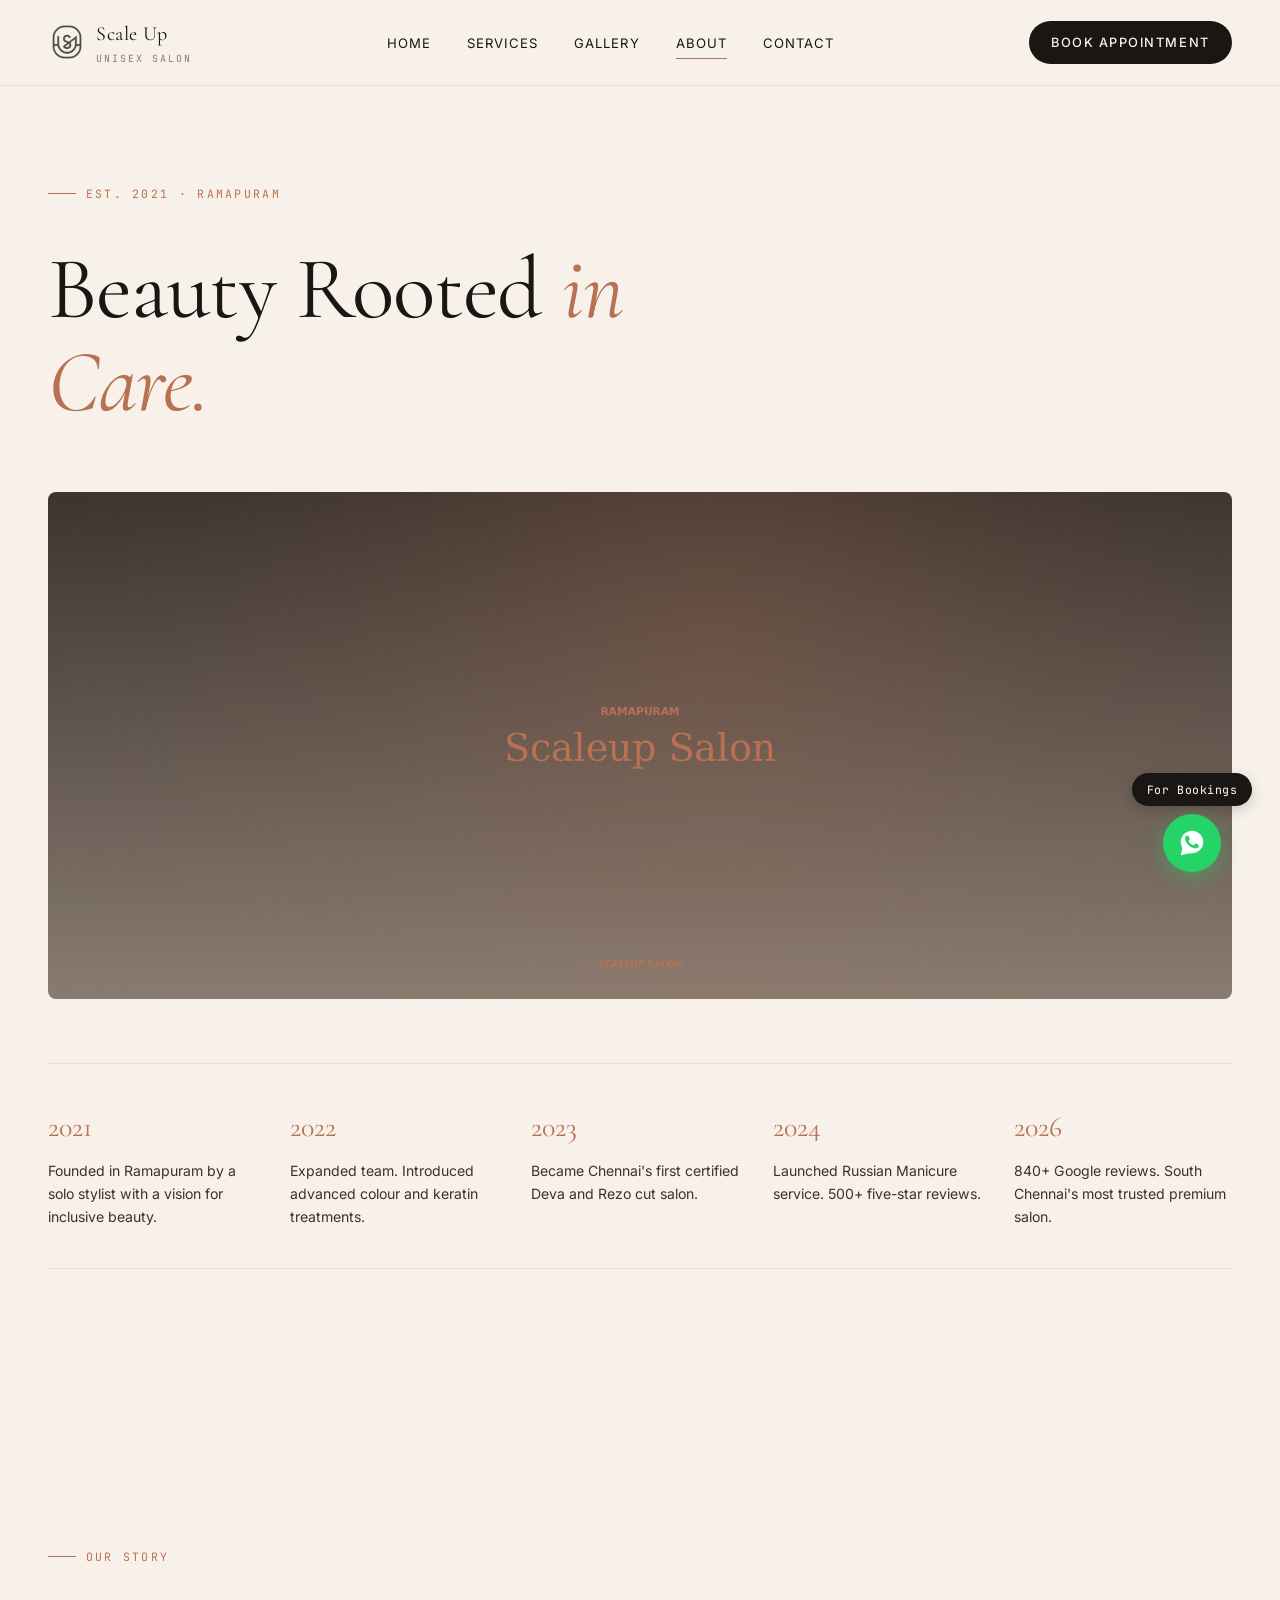
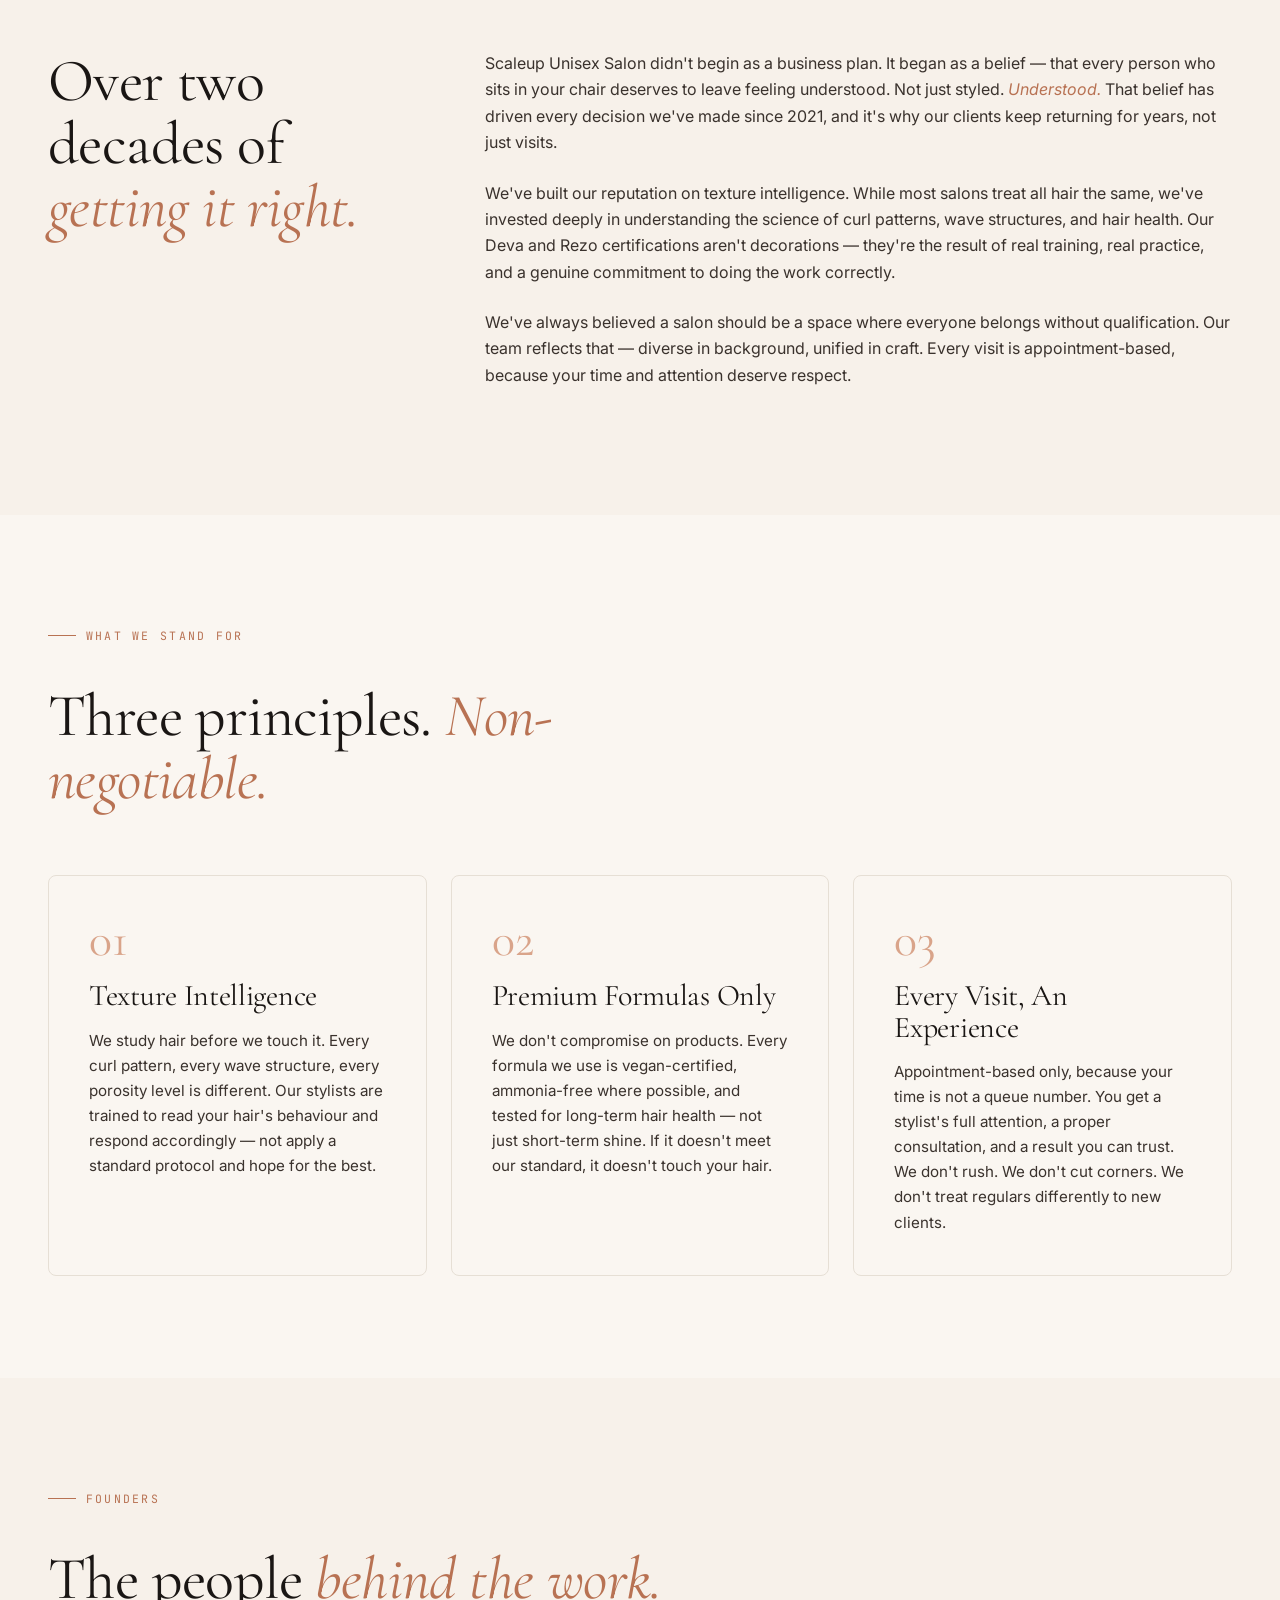
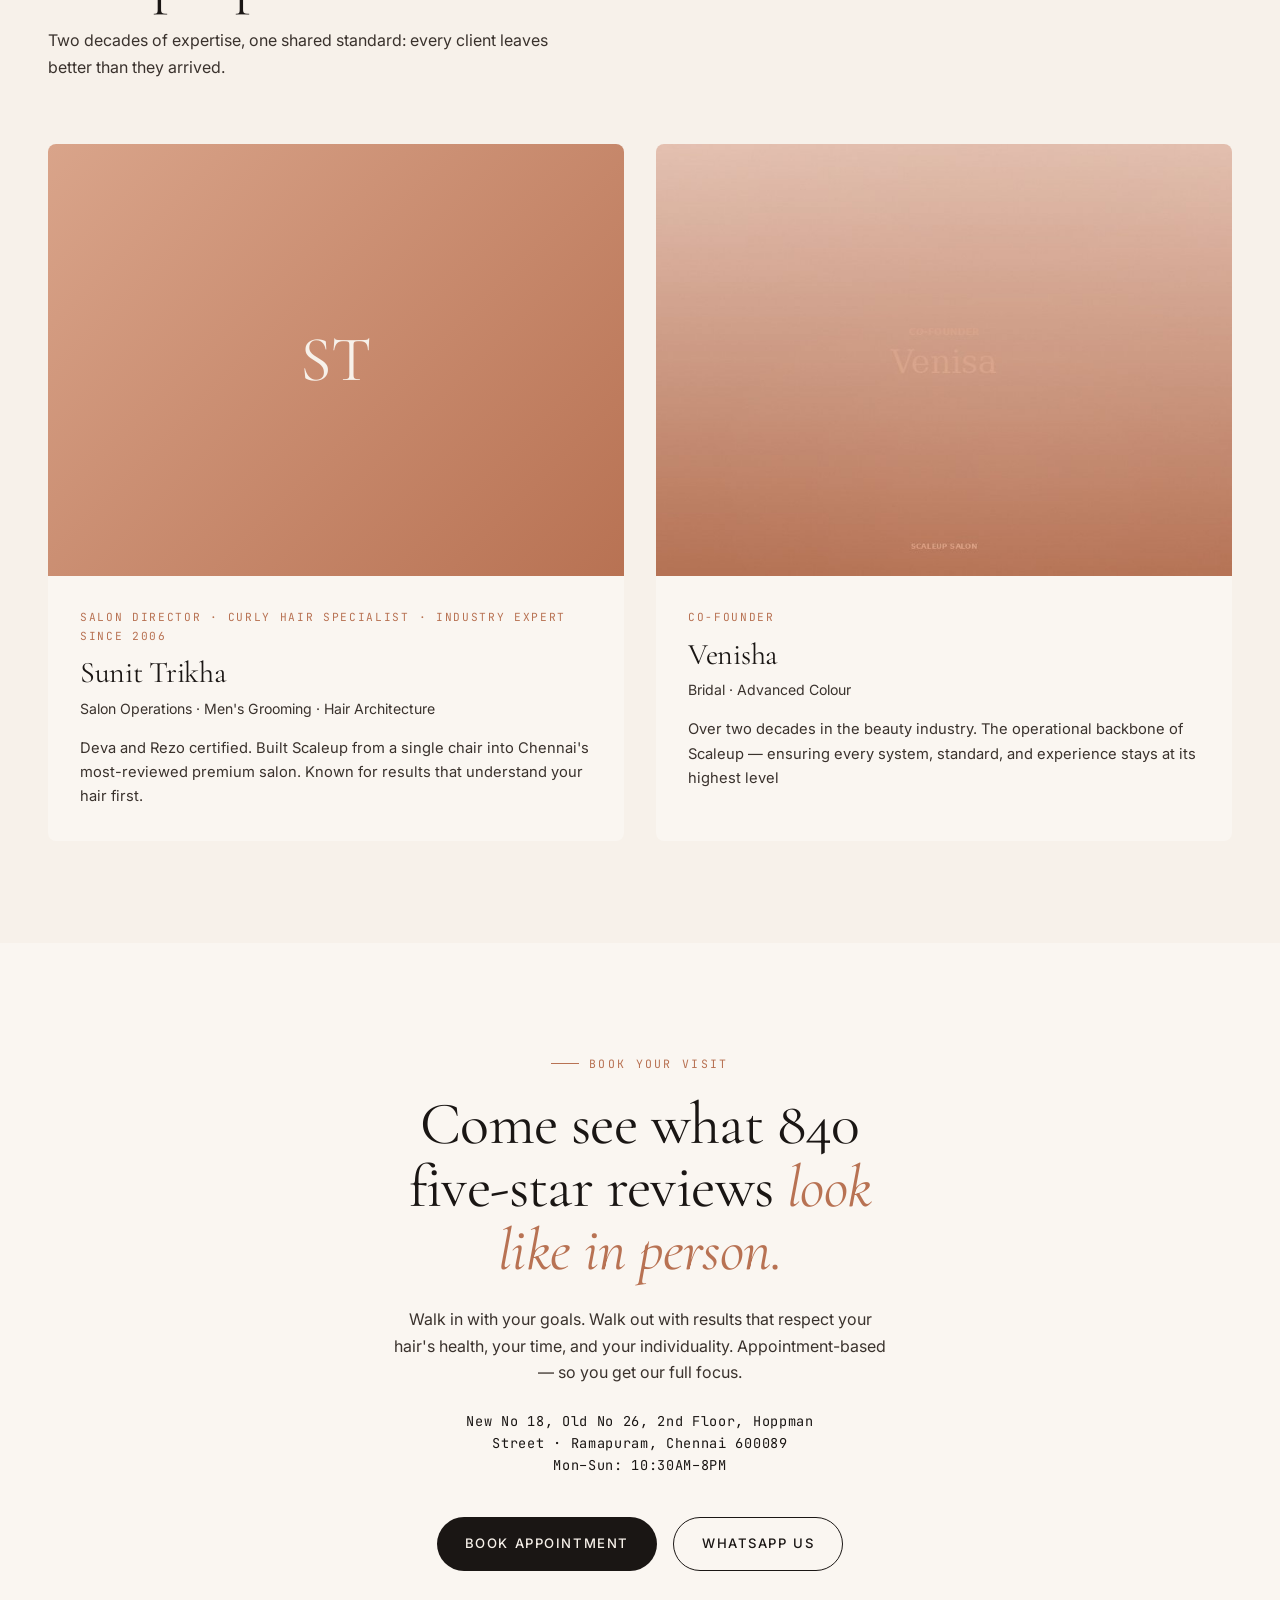
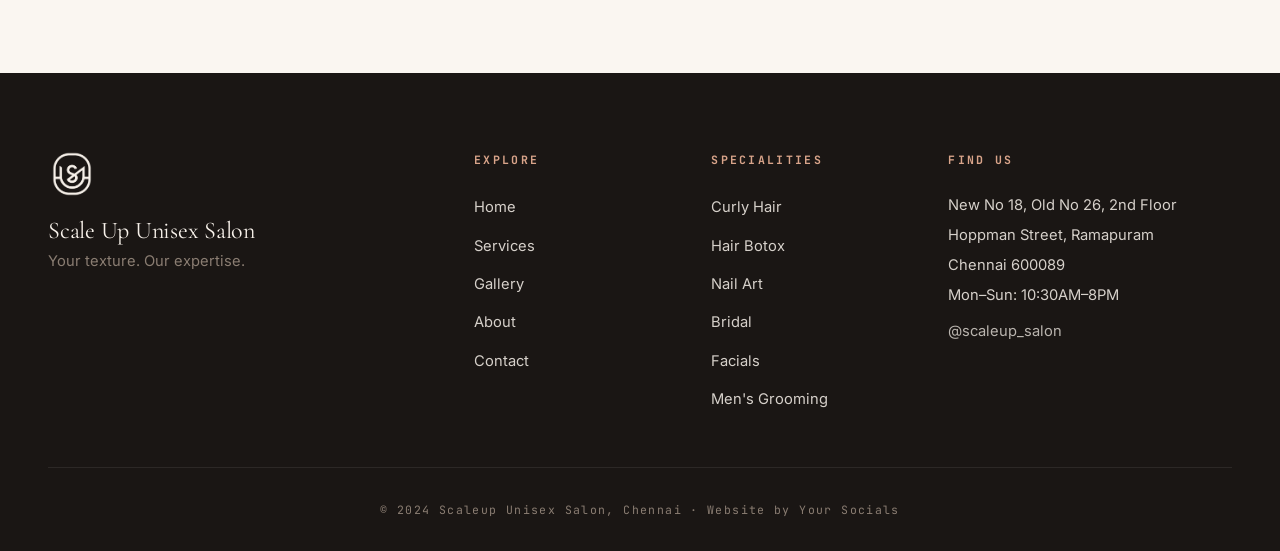
<file: about.html>
<!DOCTYPE html>
<html lang="en">
<head>
  <meta charset="UTF-8" />
  <meta name="viewport" content="width=device-width, initial-scale=1.0" />
  <meta name="description" content="About Scaleup Unisex Salon — women-owned, established 2021. Chennai's premier curly hair and beauty specialist with 840+ five-star reviews." />
  <title>About — Scaleup Unisex Salon</title>
  <link rel="preconnect" href="https://fonts.googleapis.com">
  <link rel="preconnect" href="https://fonts.gstatic.com" crossorigin>
  <link href="https://fonts.googleapis.com/css2?family=Cormorant+Garamond:ital,wght@0,400;0,500;0,600;1,400&family=Inter:wght@300;400;500;600&family=JetBrains+Mono:wght@400;500&display=swap" rel="stylesheet">
  <link rel="stylesheet" href="css/styles.css" />
  <script>
    /* Image extension/case fallback — runs immediately, before any
       <img> tags are parsed, and listens in the capture phase so it
       catches load failures no matter how early they happen (image
       loads can fail before deferred scripts at the bottom of the
       page even run). If images/foo.jpg 404s, this automatically
       retries images/foo.JPG, .jpeg, .JPEG, .png, .PNG, .webp, .WEBP
       — same filename, only the extension changes. */
    (function () {
      var tried = new WeakMap();
      document.addEventListener("error", function (e) {
        var img = e.target;
        if (!img || img.tagName !== "IMG") return;
        var src = img.getAttribute("src") || "";
        if (!src.startsWith("images/")) return;
        var lastDot = src.lastIndexOf(".");
        if (lastDot === -1) return;
        var base = src.substring(0, lastDot);
        var state = tried.get(img);
        if (!state) {
          var list = [".jpg", ".JPG", ".jpeg", ".JPEG", ".png", ".PNG", ".webp", ".WEBP"]
            .map(function (ext) { return base + ext; })
            .filter(function (candidate) { return candidate !== src; });
          state = { list: list, i: 0 };
          tried.set(img, state);
        }
        if (state.i < state.list.length) {
          img.src = state.list[state.i++];
        }
      }, true); // true = capture phase
    })();
  </script>
</head>
<body>

  <!-- Nav -->
  <nav class="nav">
    <div class="nav-inner">
      <a href="index.html" class="nav-brand">
        <img src="images/scale-up-icon-dark.png" alt="Scale Up Unisex Salon logo" class="nav-logo-img" />
        <span>Scale Up<small>Unisex Salon</small></span>
      </a>
      <ul class="nav-links">
        <li><a href="index.html">Home</a></li>
        <li><a href="services.html">Services</a></li>
        <li><a href="gallery.html">Gallery</a></li>
        <li><a href="about.html" class="active">About</a></li>
        <li><a href="contact.html">Contact</a></li>
      </ul>
      <a href="contact.html" class="btn btn-primary nav-cta">Book Appointment</a>
      <button class="nav-toggle" aria-label="Menu"><span></span><span></span><span></span></button>
    </div>
  </nav>

  <!-- Page hero -->
  <header class="page-hero">
    <div class="container">
      <span class="eyebrow reveal">Est. 2021 · Ramapuram</span>
      <h1 class="reveal" style="margin-top:1.25rem;">Beauty Rooted <em>in Care.</em></h1>
    </div>
  </header>

  <!-- Hero image -->
  <section style="padding-top:0;">
    <div class="container">
      <div class="reveal" style="border-radius:8px;overflow:hidden;">
        <img src="images/salon-wide.png" alt="Scaleup Salon full interior — chandeliers, elegant mirrors" style="width:100%;aspect-ratio:21/9;object-fit:cover;" />
      </div>

      <!-- Timeline -->
      <div class="timeline reveal">
        <div class="timeline-item">
          <div class="year">2021</div>
          <p>Founded in Ramapuram by a solo stylist with a vision for inclusive beauty.</p>
        </div>
        <div class="timeline-item">
          <div class="year">2022</div>
          <p>Expanded team. Introduced advanced colour and keratin treatments.</p>
        </div>
        <div class="timeline-item">
          <div class="year">2023</div>
          <p>Became Chennai's first certified Deva and Rezo cut salon.</p>
        </div>
        <div class="timeline-item">
          <div class="year">2024</div>
          <p>Launched Russian Manicure service. 500+ five-star reviews.</p>
        </div>
        <div class="timeline-item">
          <div class="year">2026</div>
          <p>840+ Google reviews. South Chennai's most trusted premium salon.</p>
        </div>
      </div>
    </div>
  </section>

  <!-- Story -->
  <section>
    <div class="container">
      <div class="section-head reveal">
        <span class="eyebrow">Our Story</span>
      </div>
      <div class="story-grid reveal">
        <h2>Over two decades of <em>getting it right.</em></h2>
        <div>
          <p>Scaleup Unisex Salon didn't begin as a business plan. It began as a belief — that every person who sits in your chair deserves to leave feeling understood. Not just styled. <em>Understood.</em> That belief has driven every decision we've made since 2021, and it's why our clients keep returning for years, not just visits.</p>
          <p>We've built our reputation on texture intelligence. While most salons treat all hair the same, we've invested deeply in understanding the science of curl patterns, wave structures, and hair health. Our Deva and Rezo certifications aren't decorations — they're the result of real training, real practice, and a genuine commitment to doing the work correctly.</p>
          <p>We've always believed a salon should be a space where everyone belongs without qualification. Our team reflects that — diverse in background, unified in craft. Every visit is appointment-based, because your time and attention deserve respect.</p>
        </div>
      </div>
    </div>
  </section>

  <!-- Principles -->
  <section class="textures">
    <div class="container">
      <div class="section-head reveal">
        <span class="eyebrow">What We Stand For</span>
        <h2 style="margin-top:1.25rem;">Three principles. <em>Non-negotiable.</em></h2>
      </div>
      <div class="principles">
        <div class="principle-card reveal">
          <div class="num">01</div>
          <h3>Texture Intelligence</h3>
          <p>We study hair before we touch it. Every curl pattern, every wave structure, every porosity level is different. Our stylists are trained to read your hair's behaviour and respond accordingly — not apply a standard protocol and hope for the best.</p>
        </div>
        <div class="principle-card reveal">
          <div class="num">02</div>
          <h3>Premium Formulas Only</h3>
          <p>We don't compromise on products. Every formula we use is vegan-certified, ammonia-free where possible, and tested for long-term hair health — not just short-term shine. If it doesn't meet our standard, it doesn't touch your hair.</p>
        </div>
        <div class="principle-card reveal">
          <div class="num">03</div>
          <h3>Every Visit, An Experience</h3>
          <p>Appointment-based only, because your time is not a queue number. You get a stylist's full attention, a proper consultation, and a result you can trust. We don't rush. We don't cut corners. We don't treat regulars differently to new clients.</p>
        </div>
      </div>
    </div>
  </section>

  <!-- Founders -->
  <section>
    <div class="container">
      <div class="section-head reveal">
        <span class="eyebrow">Founders</span>
        <h2 style="margin-top:1.25rem;">The people <em>behind the work.</em></h2>
        <p style="max-width:50ch;margin-top:1rem;color:var(--ink-soft);">Two decades of expertise, one shared standard: every client leaves better than they arrived.</p>
      </div>

      <div class="founders">
                <article class="founder-card reveal">
          <div class="img-wrap">ST</div>
          <div class="body">
            <div class="role">Salon Director · Curly Hair Specialist · Industry Expert since 2006 </div>
            <h3>Sunit Trikha</h3>
            <div class="speciality">Salon Operations · Men's Grooming · Hair Architecture</div>
            <p>Deva and Rezo certified. Built Scaleup from a single chair into Chennai's most-reviewed premium salon. Known for results that understand your hair first.</p>
          </div>
        </article>
        
        <article class="founder-card reveal">
          <div class="img-wrap">
            <img src="images/venisha co founder.jpg" alt="Venisha — Co-Founder, Scaleup Unisex Salon" onerror="this.parentElement.innerHTML='V';" />
          </div>
          <div class="body">
            <div class="role">Co-Founder</div>
            <h3>Venisha</h3>
            <div class="speciality">Bridal · Advanced Colour</div>
            <p>Over two decades in the beauty industry. The operational backbone of Scaleup — ensuring every system, standard, and experience stays at its highest level</p>
          </div>
        </article>
      </div>
    </div>
  </section>

  <!-- CTA -->
  <section class="cta-banner">
    <div class="container reveal">
      <span class="eyebrow">Book Your Visit</span>
      <h2 style="margin-top:1.25rem;">Come see what 840 five-star reviews <em>look like in person.</em></h2>
      <p>Walk in with your goals. Walk out with results that respect your hair's health, your time, and your individuality. Appointment-based — so you get our full focus.</p>
      <p style="font-family:var(--mono);font-size:.85rem;letter-spacing:.05em;margin-top:-1rem;color:var(--ink);">New No 18, Old No 26, 2nd Floor, Hoppman Street · Ramapuram, Chennai 600089<br/>Mon–Sun: 10:30AM–8PM</p>
      <div class="btns">
        <a href="contact.html" class="btn btn-primary">Book Appointment</a>
        <a href="https://wa.me/918610382952" class="btn btn-outline">WhatsApp Us</a>
      </div>
    </div>
  </section>

  <!-- Footer -->
  <footer class="footer">
    <div class="container">
      <div class="footer-grid">
        <div class="footer-brand">
          <img src="images/scale-up-icon-light.png" alt="Scale Up Unisex Salon logo" class="footer-logo-img" />
          <h4>Scale Up Unisex Salon</h4>
          <p>Your texture. Our expertise.</p>
        </div>
        <div class="footer-col">
          <h5>Explore</h5>
          <ul>
            <li><a href="index.html">Home</a></li>
            <li><a href="services.html">Services</a></li>
            <li><a href="gallery.html">Gallery</a></li>
            <li><a href="about.html">About</a></li>
            <li><a href="contact.html">Contact</a></li>
          </ul>
        </div>
        <div class="footer-col">
          <h5>Specialities</h5>
          <ul>
            <li><a href="services.html">Curly Hair</a></li>
            <li><a href="services.html">Hair Botox</a></li>
            <li><a href="services.html">Nail Art</a></li>
            <li><a href="services.html">Bridal</a></li>
            <li><a href="services.html">Facials</a></li>
            <li><a href="services.html">Men's Grooming</a></li>
          </ul>
        </div>
        <div class="footer-col">
          <h5>Find Us</h5>
          <p>New No 18, Old No 26, 2nd Floor</p>
          <p>Hoppman Street, Ramapuram</p>
          <p>Chennai 600089</p>
          <p>Mon–Sun: 10:30AM–8PM</p>
          <p style="margin-top:.75rem;"><a href="https://instagram.com/scaleup_salon">@scaleup_salon</a></p>
        </div>
      </div>
      <div class="footer-bottom">
        © 2024 Scaleup Unisex Salon, Chennai · Website by Your Socials
      </div>
    </div>
  </footer>

  <!-- WhatsApp Floating Button -->
  <a href="https://wa.me/918610382952?text=Hi%20Scaleup%20Salon%2C%20I%27d%20like%20to%20book%20an%20appointment."
     class="whatsapp-float" target="_blank" rel="noopener" aria-label="Chat with us on WhatsApp for bookings">
    <span class="whatsapp-label">For Bookings</span>
    <span class="whatsapp-icon">
      <svg viewBox="0 0 32 32" xmlns="http://www.w3.org/2000/svg">
        <path d="M16.004 3C9.377 3 4 8.373 4 15c0 2.34.66 4.523 1.804 6.383L4 29l7.822-1.75A11.93 11.93 0 0 0 16.004 27C22.63 27 28 21.627 28 15S22.63 3 16.004 3zm6.98 16.94c-.297.836-1.47 1.53-2.42 1.73-.643.135-1.48.243-4.31-.926-3.62-1.5-5.95-5.15-6.13-5.39-.18-.24-1.47-1.96-1.47-3.74 0-1.78.93-2.65 1.26-3.01.33-.36.72-.45.96-.45.24 0 .48 0 .69.012.222.012.52-.084.813.622.297.72 1.01 2.49 1.1 2.67.09.18.15.39.03.63-.12.24-.18.39-.36.6-.18.21-.375.465-.535.625-.18.18-.365.375-.157.735.21.36.93 1.535 2 2.485 1.375 1.225 2.535 1.605 2.895 1.785.36.18.57.15.78-.09.21-.24.9-1.05 1.14-1.41.24-.36.48-.3.81-.18.33.12 2.1.99 2.46 1.17.36.18.6.27.69.42.09.15.09.87-.207 1.7z"/>
      </svg>
    </span>
  </a>
  <script src="js/main.js"></script>
</body>
</html>
</file>
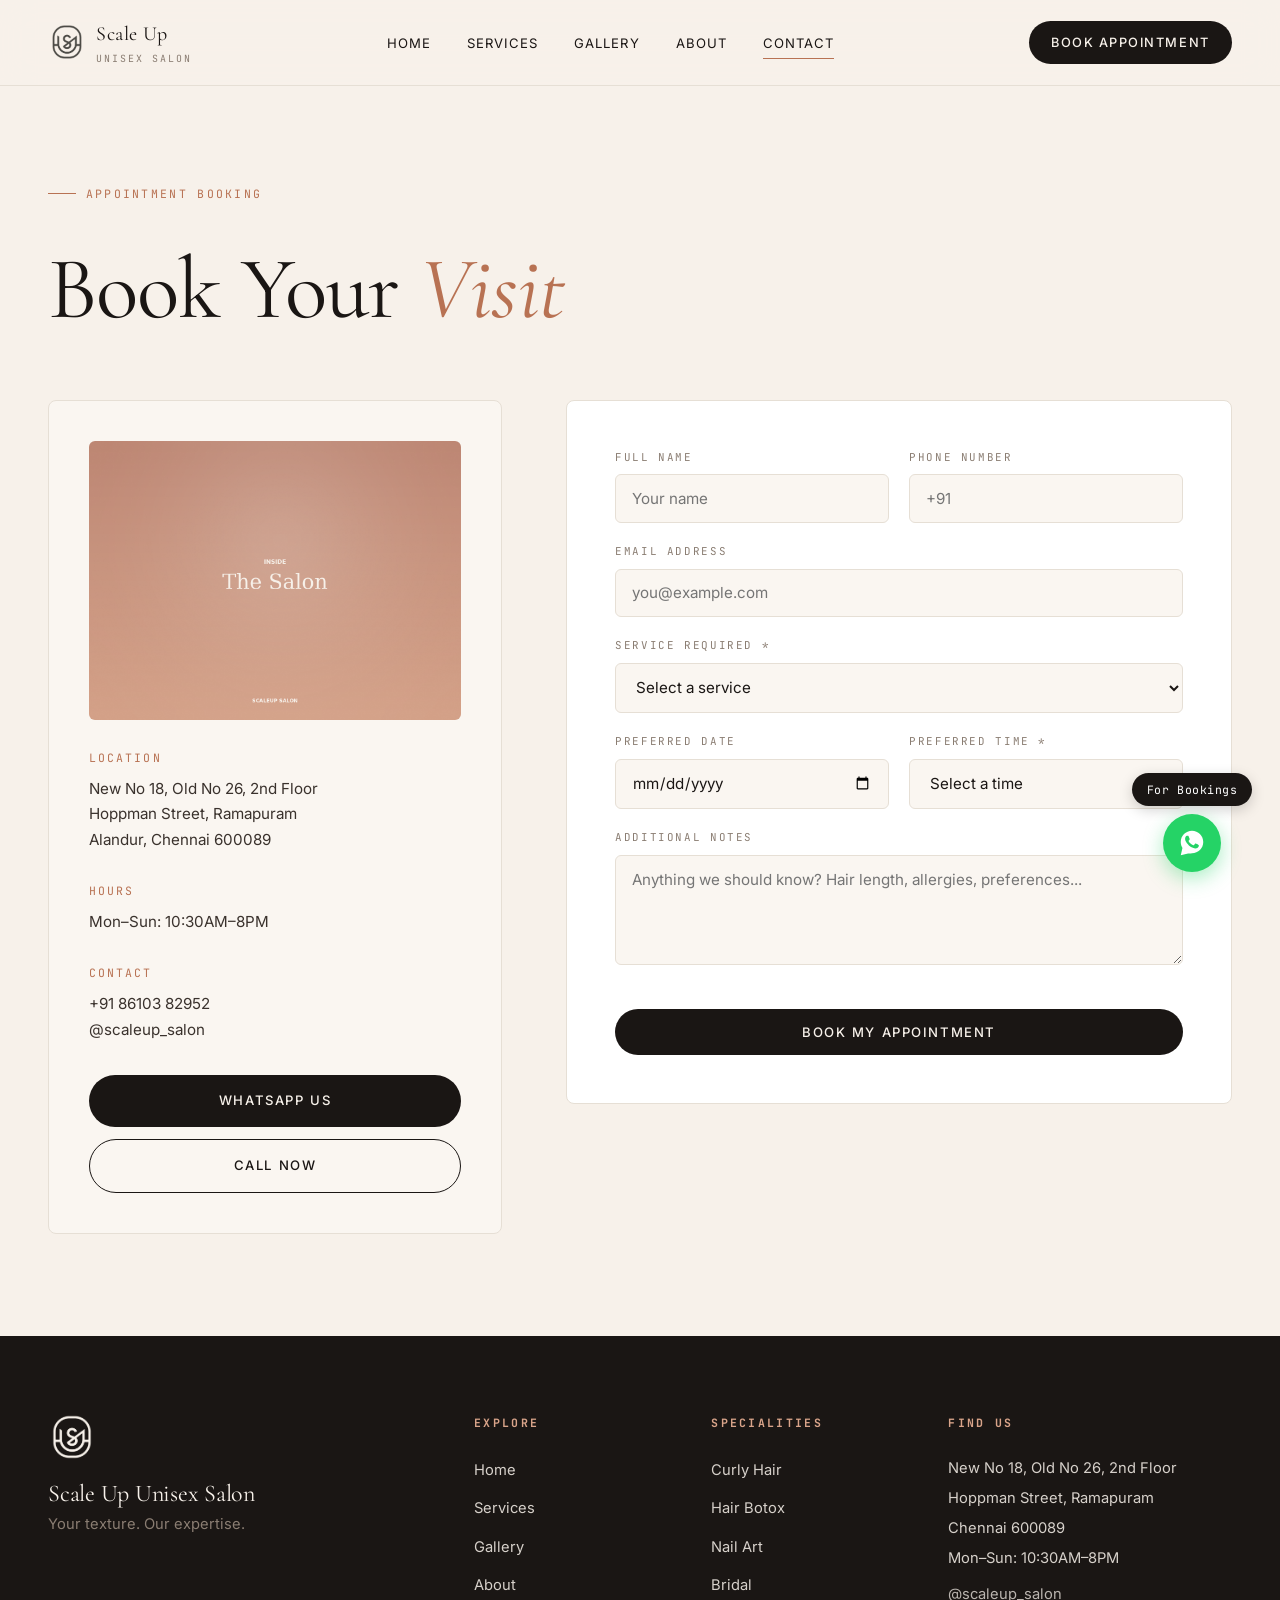
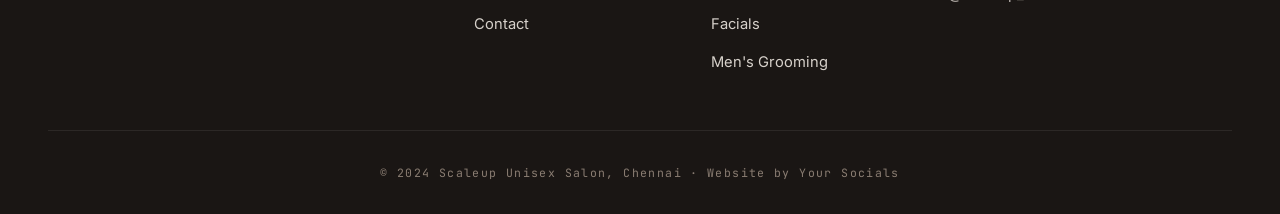
<file: contact.html>
<!DOCTYPE html>
<html lang="en">
<head>
  <meta charset="UTF-8" />
  <meta name="viewport" content="width=device-width, initial-scale=1.0" />
  <meta name="description" content="Book your appointment at Scaleup Unisex Salon, Ramapuram, Chennai. Call +91 86103 82952 or WhatsApp us. Mon–Sun 10AM–8:30PM." />
  <title>Book Appointment — Scaleup Unisex Salon</title>
  <link rel="preconnect" href="https://fonts.googleapis.com">
  <link rel="preconnect" href="https://fonts.gstatic.com" crossorigin>
  <link href="https://fonts.googleapis.com/css2?family=Cormorant+Garamond:ital,wght@0,400;0,500;0,600;1,400&family=Inter:wght@300;400;500;600&family=JetBrains+Mono:wght@400;500&display=swap" rel="stylesheet">
  <link rel="stylesheet" href="css/styles.css" />
  <script>
    /* Image extension/case fallback — runs immediately, before any
       <img> tags are parsed, and listens in the capture phase so it
       catches load failures no matter how early they happen (image
       loads can fail before deferred scripts at the bottom of the
       page even run). If images/foo.jpg 404s, this automatically
       retries images/foo.JPG, .jpeg, .JPEG, .png, .PNG, .webp, .WEBP
       — same filename, only the extension changes. */
    (function () {
      var tried = new WeakMap();
      document.addEventListener("error", function (e) {
        var img = e.target;
        if (!img || img.tagName !== "IMG") return;
        var src = img.getAttribute("src") || "";
        if (!src.startsWith("images/")) return;
        var lastDot = src.lastIndexOf(".");
        if (lastDot === -1) return;
        var base = src.substring(0, lastDot);
        var state = tried.get(img);
        if (!state) {
          var list = [".jpg", ".JPG", ".jpeg", ".JPEG", ".png", ".PNG", ".webp", ".WEBP"]
            .map(function (ext) { return base + ext; })
            .filter(function (candidate) { return candidate !== src; });
          state = { list: list, i: 0 };
          tried.set(img, state);
        }
        if (state.i < state.list.length) {
          img.src = state.list[state.i++];
        }
      }, true); // true = capture phase
    })();
  </script>
</head>
<body>

  <!-- Nav -->
  <nav class="nav">
    <div class="nav-inner">
      <a href="index.html" class="nav-brand">
        <img src="images/scale-up-icon-dark.png" alt="Scale Up Unisex Salon logo" class="nav-logo-img" />
        <span>Scale Up<small>Unisex Salon</small></span>
      </a>
      <ul class="nav-links">
        <li><a href="index.html">Home</a></li>
        <li><a href="services.html">Services</a></li>
        <li><a href="gallery.html">Gallery</a></li>
        <li><a href="about.html">About</a></li>
        <li><a href="contact.html" class="active">Contact</a></li>
      </ul>
      <a href="contact.html" class="btn btn-primary nav-cta">Book Appointment</a>
      <button class="nav-toggle" aria-label="Menu"><span></span><span></span><span></span></button>
    </div>
  </nav>

  <!-- Page hero -->
  <header class="page-hero">
    <div class="container">
      <span class="eyebrow reveal">Appointment Booking</span>
      <h1 class="reveal" style="margin-top:1.25rem;">Book Your <em>Visit</em></h1>
    </div>
  </header>

  <!-- Contact grid -->
  <section style="padding-top:0;">
    <div class="container">
      <div class="contact-grid">

        <aside class="contact-info reveal">
          <img src="images/gallery.png" alt="Scaleup Salon interior — pink chairs, mirrors" class="info-img" />

          <div class="info-block">
            <h4>Location</h4>
            <p>New No 18, Old No 26, 2nd Floor<br/>Hoppman Street, Ramapuram<br/>Alandur, Chennai 600089</p>
          </div>

          <div class="info-block">
            <h4>Hours</h4>
            <p>Mon–Sun: 10:30AM–8PM</p>
          </div>

          <div class="info-block">
            <h4>Contact</h4>
            <p><a href="tel:+918610382952">+91 86103 82952</a><br/><a href="https://instagram.com/scaleup_salon">@scaleup_salon</a></p>
          </div>

          <div class="info-cta">
            <a href="https://wa.me/918610382952" class="btn btn-primary" style="width:100%;justify-content:center;">WhatsApp Us</a>
            <a href="tel:+918610382952" class="btn btn-outline" style="width:100%;justify-content:center;">Call Now</a>
          </div>
        </aside>

        <form class="contact-form reveal">
          <div class="form-grid">

            <div class="form-group">
              <label for="name">Full Name</label>
              <input type="text" id="name" name="name" required placeholder="Your name" />
            </div>

            <div class="form-group">
              <label for="phone">Phone Number</label>
              <input type="tel" id="phone" name="phone" required placeholder="+91" />
            </div>

            <div class="form-group full">
              <label for="email">Email Address</label>
              <input type="email" id="email" name="email" placeholder="you@example.com" />
            </div>

            <div class="form-group full">
              <label for="service">Service Required *</label>
              <select id="service" name="service" required>
                <option value="">Select a service</option>
                <option>Curly Hair — Deva / Rezo Cut</option>
                <option>Hair Botox Treatment</option>
                <option>Keratin Smoothing</option>
                <option>Hair Colour / Balayage</option>
                <option>Russian Manicure</option>
                <option>Nail Art & Extensions</option>
                <option>Bridal Makeup</option>
                <option>Complete Bridal Package</option>
                <option>Advanced Facial</option>
                <option>Men's Haircut</option>
                <option>Men's Hair + Beard</option>
                <option>Other / Consultation</option>
              </select>
            </div>

            <div class="form-group">
              <label for="date">Preferred Date</label>
              <input type="date" id="date" name="date" required />
            </div>

            <div class="form-group">
              <label for="time">Preferred Time *</label>
              <select id="time" name="time" required>
                <option value="">Select a time</option>
                <option>10:00 AM</option>
                <option>11:00 AM</option>
                <option>12:00 PM</option>
                <option>1:00 PM</option>
                <option>2:00 PM</option>
                <option>3:00 PM</option>
                <option>4:00 PM</option>
                <option>5:00 PM</option>
                <option>6:00 PM</option>
                <option>7:00 PM</option>
                <option>8:00 PM</option>
              </select>
            </div>

            <div class="form-group full">
              <label for="notes">Additional Notes</label>
              <textarea id="notes" name="notes" placeholder="Anything we should know? Hair length, allergies, preferences..."></textarea>
            </div>

            <button type="submit" class="btn btn-primary form-submit full">Book My Appointment</button>

            <div class="form-success full">Thank you! Your request has been recorded.</div>
          </div>
        </form>
      </div>
    </div>
  </section>

  <!-- Footer -->
  <footer class="footer">
    <div class="container">
      <div class="footer-grid">
        <div class="footer-brand">
          <img src="images/scale-up-icon-light.png" alt="Scale Up Unisex Salon logo" class="footer-logo-img" />
          <h4>Scale Up Unisex Salon</h4>
          <p>Your texture. Our expertise.</p>
        </div>
        <div class="footer-col">
          <h5>Explore</h5>
          <ul>
            <li><a href="index.html">Home</a></li>
            <li><a href="services.html">Services</a></li>
            <li><a href="gallery.html">Gallery</a></li>
            <li><a href="about.html">About</a></li>
            <li><a href="contact.html">Contact</a></li>
          </ul>
        </div>
        <div class="footer-col">
          <h5>Specialities</h5>
          <ul>
            <li><a href="services.html">Curly Hair</a></li>
            <li><a href="services.html">Hair Botox</a></li>
            <li><a href="services.html">Nail Art</a></li>
            <li><a href="services.html">Bridal</a></li>
            <li><a href="services.html">Facials</a></li>
            <li><a href="services.html">Men's Grooming</a></li>
          </ul>
        </div>
        <div class="footer-col">
          <h5>Find Us</h5>
          <p>New No 18, Old No 26, 2nd Floor</p>
          <p>Hoppman Street, Ramapuram</p>
          <p>Chennai 600089</p>
          <p>Mon–Sun: 10:30AM–8PM</p>
          <p style="margin-top:.75rem;"><a href="https://instagram.com/scaleup_salon">@scaleup_salon</a></p>
        </div>
      </div>
      <div class="footer-bottom">
        © 2024 Scaleup Unisex Salon, Chennai · Website by Your Socials
      </div>
    </div>
  </footer>

  <!-- WhatsApp Floating Button -->
  <a href="https://wa.me/918610382952?text=Hi%20Scaleup%20Salon%2C%20I%27d%20like%20to%20book%20an%20appointment."
     class="whatsapp-float" target="_blank" rel="noopener" aria-label="Chat with us on WhatsApp for bookings">
    <span class="whatsapp-label">For Bookings</span>
    <span class="whatsapp-icon">
      <svg viewBox="0 0 32 32" xmlns="http://www.w3.org/2000/svg">
        <path d="M16.004 3C9.377 3 4 8.373 4 15c0 2.34.66 4.523 1.804 6.383L4 29l7.822-1.75A11.93 11.93 0 0 0 16.004 27C22.63 27 28 21.627 28 15S22.63 3 16.004 3zm6.98 16.94c-.297.836-1.47 1.53-2.42 1.73-.643.135-1.48.243-4.31-.926-3.62-1.5-5.95-5.15-6.13-5.39-.18-.24-1.47-1.96-1.47-3.74 0-1.78.93-2.65 1.26-3.01.33-.36.72-.45.96-.45.24 0 .48 0 .69.012.222.012.52-.084.813.622.297.72 1.01 2.49 1.1 2.67.09.18.15.39.03.63-.12.24-.18.39-.36.6-.18.21-.375.465-.535.625-.18.18-.365.375-.157.735.21.36.93 1.535 2 2.485 1.375 1.225 2.535 1.605 2.895 1.785.36.18.57.15.78-.09.21-.24.9-1.05 1.14-1.41.24-.36.48-.3.81-.18.33.12 2.1.99 2.46 1.17.36.18.6.27.69.42.09.15.09.87-.207 1.7z"/>
      </svg>
    </span>
  </a>
  <script src="js/main.js"></script>
  
</body>
</html>
</file>
<file: css/styles.css>
/* ========================================
   SCALEUP UNISEX SALON — Stylesheet
   ======================================== */

/* ---------- Design Tokens ---------- */
:root {
  /* Colors — warm editorial palette */
  --cream:        #f7f1ea;
  --cream-soft:   #faf6f1;
  --ink:          #1a1614;
  --ink-soft:     #3a322d;
  --muted:        #8a7d72;
  --blush:        #d9a48a;
  --blush-deep:   #b87253;
  --rose:         #c08672;
  --gold:         #b89968;
  --line:         #e6dfd5;
  --white:        #ffffff;

  /* Typography */
  --serif:        'Cormorant Garamond', 'Playfair Display', Georgia, serif;
  --sans:         'Inter', system-ui, -apple-system, sans-serif;
  --mono:         'JetBrains Mono', 'Courier New', monospace;

  /* Layout */
  --max:          1280px;
  --pad-x:        clamp(1.25rem, 4vw, 3rem);

  /* Motion */
  --ease:         cubic-bezier(0.22, 1, 0.36, 1);
}

/* ---------- Base ---------- */
* { box-sizing: border-box; margin: 0; padding: 0; }

html { scroll-behavior: smooth; }

body {
  font-family: var(--sans);
  font-size: 16px;
  line-height: 1.65;
  color: var(--ink);
  background: var(--cream);
  -webkit-font-smoothing: antialiased;
  -moz-osx-font-smoothing: grayscale;
  overflow-x: hidden;
}

img { max-width: 100%; height: auto; display: block; }

a { color: inherit; text-decoration: none; transition: opacity .25s var(--ease); }
a:hover { opacity: .7; }

button { font-family: inherit; cursor: pointer; border: none; background: none; }

.container {
  max-width: var(--max);
  margin: 0 auto;
  padding: 0 var(--pad-x);
}

/* ---------- Typography ---------- */
h1, h2, h3, h4 {
  font-family: var(--serif);
  font-weight: 400;
  line-height: 1.05;
  letter-spacing: -0.01em;
}

h1 { font-size: clamp(2.75rem, 7vw, 5.5rem); }
h2 { font-size: clamp(2rem, 5vw, 3.75rem); }
h3 { font-size: clamp(1.4rem, 2.5vw, 1.875rem); }

.eyebrow {
  font-family: var(--mono);
  font-size: .72rem;
  text-transform: uppercase;
  letter-spacing: .2em;
  color: var(--blush-deep);
  display: inline-flex;
  align-items: center;
  gap: .6rem;
}
.eyebrow::before {
  content: "";
  width: 28px;
  height: 1px;
  background: var(--blush-deep);
}

em, .italic { font-style: italic; color: var(--blush-deep); }

/* ---------- Buttons ---------- */
.btn {
  display: inline-flex;
  align-items: center;
  gap: .6rem;
  padding: .95rem 1.75rem;
  font-family: var(--sans);
  font-size: .82rem;
  font-weight: 500;
  letter-spacing: .12em;
  text-transform: uppercase;
  border-radius: 999px;
  transition: all .3s var(--ease);
  white-space: nowrap;
}
.btn-primary {
  background: var(--ink);
  color: var(--cream);
}
.btn-primary:hover {
  background: var(--blush-deep);
  opacity: 1;
  transform: translateY(-2px);
}
.btn-outline {
  background: transparent;
  color: var(--ink);
  border: 1px solid var(--ink);
}
.btn-outline:hover {
  background: var(--ink);
  color: var(--cream);
  opacity: 1;
}
.btn-light {
  background: var(--cream);
  color: var(--ink);
}
.btn-light:hover {
  background: var(--blush);
  color: var(--cream);
  opacity: 1;
}

/* ---------- Navigation ---------- */
.nav {
  position: sticky;
  top: 0;
  z-index: 100;
  background: rgba(247, 241, 234, 0.88);
  backdrop-filter: blur(16px);
  -webkit-backdrop-filter: blur(16px);
  border-bottom: 1px solid var(--line);
}
.nav-inner {
  display: flex;
  align-items: center;
  justify-content: space-between;
  padding: 1.1rem var(--pad-x);
  max-width: var(--max);
  margin: 0 auto;
}
.nav-brand {
  display: flex;
  align-items: center;
  gap: .65rem;
  font-family: var(--serif);
  font-size: 1.25rem;
  letter-spacing: .02em;
}
.nav-brand .nav-logo-img {
  width: 38px;
  height: 38px;
  object-fit: contain;
}
.nav-brand small {
  display: block;
  font-size: .62rem;
  font-family: var(--mono);
  letter-spacing: .2em;
  text-transform: uppercase;
  color: var(--muted);
}
.nav-links {
  display: flex;
  align-items: center;
  gap: 2.25rem;
  list-style: none;
}
.nav-links a {
  font-size: .82rem;
  letter-spacing: .08em;
  text-transform: uppercase;
  position: relative;
  padding: .25rem 0;
}
.nav-links a.active::after,
.nav-links a:hover::after {
  content: "";
  position: absolute;
  left: 0; right: 0;
  bottom: -4px;
  height: 1px;
  background: var(--blush-deep);
}
.nav-links a:hover { opacity: 1; }
.nav-cta { font-size: .8rem; padding: .7rem 1.4rem; }

.nav-toggle {
  display: none;
  flex-direction: column;
  gap: 5px;
  padding: .5rem;
}
.nav-toggle span {
  width: 24px;
  height: 1.5px;
  background: var(--ink);
  transition: .3s var(--ease);
}

/* Mobile nav */
@media (max-width: 860px) {
  .nav-links, .nav-cta { display: none; }
  .nav-toggle { display: flex; }
  .nav.open .nav-links {
    display: flex;
    position: absolute;
    top: 100%;
    left: 0; right: 0;
    flex-direction: column;
    background: var(--cream);
    padding: 1.5rem var(--pad-x) 2rem;
    gap: 1.25rem;
    border-bottom: 1px solid var(--line);
  }
  .nav.open .nav-toggle span:nth-child(1) { transform: translateY(6.5px) rotate(45deg); }
  .nav.open .nav-toggle span:nth-child(2) { opacity: 0; }
  .nav.open .nav-toggle span:nth-child(3) { transform: translateY(-6.5px) rotate(-45deg); }
}

/* ---------- Hero ---------- */
.hero {
  position: relative;
  padding: clamp(4rem, 10vw, 7rem) 0 clamp(3rem, 6vw, 5rem);
  overflow: hidden;
}
.hero::before {
  content: "";
  position: absolute;
  top: -10%;
  right: -15%;
  width: 60vw;
  height: 60vw;
  max-width: 700px;
  max-height: 700px;
  background: radial-gradient(circle, rgba(217, 164, 138, 0.35) 0%, transparent 65%);
  border-radius: 50%;
  pointer-events: none;
  z-index: 0;
}

/* Hero background image carousel */
.hero-bg-carousel {
  position: absolute;
  inset: 0;
  z-index: 0;
  overflow: hidden;
}
.hero-bg-slide {
  position: absolute;
  inset: 0;
  width: 100%;
  height: 100%;
  object-fit: cover;
  opacity: 0;
  transition: opacity 1.6s ease;
}
.hero-bg-slide.active { opacity: 1; }
/* Fade the carousel into the cream background so the copy on the left stays fully legible */
.hero-bg-carousel::after {
  content: "";
  position: absolute;
  inset: 0;
  background: linear-gradient(
    90deg,
    var(--cream) 0%,
    var(--cream) 30%,
    rgba(247, 241, 234, 0.85) 45%,
    rgba(247, 241, 234, 0.35) 65%,
    rgba(247, 241, 234, 0.1) 100%
  );
}

.hero-inner { position: relative; z-index: 1; }
.hero h1 {
  max-width: 14ch;
  margin-bottom: 1.5rem;
}
.hero h1 em { display: block; }
.hero p.lead {
  max-width: 50ch;
  font-size: clamp(1rem, 1.4vw, 1.18rem);
  color: var(--ink-soft);
  margin-bottom: 2.25rem;
}
.hero-cta { display: flex; flex-wrap: wrap; gap: 1rem; margin-bottom: 3.5rem; }

.hero-stats {
  display: flex;
  gap: clamp(2rem, 6vw, 4.5rem);
  padding-top: 2rem;
  border-top: 1px solid var(--line);
  max-width: 500px;
}
.hero-stats .stat-num {
  font-family: var(--serif);
  font-size: clamp(2rem, 4vw, 2.75rem);
  display: block;
  color: var(--ink);
}
.hero-stats .stat-label {
  font-family: var(--mono);
  font-size: .7rem;
  letter-spacing: .18em;
  text-transform: uppercase;
  color: var(--muted);
}

/* ---------- Section base ---------- */
section { padding: clamp(4rem, 8vw, 7rem) 0; position: relative; }
.section-head { margin-bottom: clamp(2.5rem, 5vw, 4rem); }
.section-head .eyebrow { margin-bottom: 1.25rem; }
.section-head h2 { max-width: 22ch; }

/* ---------- About preview ---------- */
.about-preview {
  display: grid;
  grid-template-columns: 1fr 1fr;
  gap: clamp(2rem, 5vw, 5rem);
  align-items: center;
}
.about-preview .copy h2 { margin: 1.25rem 0 1.75rem; }
.about-preview .copy p { color: var(--ink-soft); margin-bottom: 1.75rem; max-width: 50ch; }
.about-preview .tags {
  display: flex;
  flex-wrap: wrap;
  gap: .6rem;
}
.about-preview .tag {
  padding: .45rem 1rem;
  border: 1px solid var(--line);
  border-radius: 999px;
  font-size: .78rem;
  background: var(--cream-soft);
}
.about-preview .image-wrap {
  position: relative;
  border-radius: 8px;
  overflow: hidden;
}
.about-preview .image-wrap img {
  width: 100%;
  aspect-ratio: 4/5;
  object-fit: cover;
}
.about-preview .image-badge {
  position: absolute;
  top: 1.5rem;
  left: 1.5rem;
  background: var(--cream);
  padding: .8rem 1.2rem;
  border-radius: 999px;
  font-family: var(--mono);
  font-size: .72rem;
  letter-spacing: .12em;
  text-transform: uppercase;
  box-shadow: 0 4px 14px rgba(26, 22, 20, 0.12);
}
@media (max-width: 860px) {
  .about-preview { grid-template-columns: 1fr; }
}

/* ---------- Texture cards ---------- */
.textures { background: var(--cream-soft); }
.texture-grid {
  display: grid;
  grid-template-columns: repeat(3, 1fr);
  gap: 1.5rem;
}
.texture-card {
  position: relative;
  border-radius: 8px;
  overflow: hidden;
  background: var(--white);
  transition: transform .5s var(--ease);
}
.texture-card:hover { transform: translateY(-6px); }
.texture-card img {
  width: 100%;
  aspect-ratio: 3/4;
  object-fit: cover;
  transition: transform .8s var(--ease);
}
.texture-card:hover img { transform: scale(1.04); }
.texture-card .card-body {
  padding: 1.75rem;
}
.texture-card .card-tag {
  font-family: var(--mono);
  font-size: .7rem;
  letter-spacing: .15em;
  text-transform: uppercase;
  color: var(--blush-deep);
  margin-bottom: .75rem;
}
.texture-card h3 { margin-bottom: .85rem; }
.texture-card p { color: var(--ink-soft); font-size: .95rem; margin-bottom: 1.25rem; }
.texture-card .card-link {
  font-family: var(--mono);
  font-size: .72rem;
  letter-spacing: .15em;
  text-transform: uppercase;
  color: var(--ink);
  border-bottom: 1px solid var(--blush-deep);
  padding-bottom: 2px;
}
@media (max-width: 860px) { .texture-grid { grid-template-columns: 1fr; } }

.section-foot { text-align: center; margin-top: 3rem; }

/* ---------- Services list ---------- */
.services-head {
  display: flex;
  justify-content: space-between;
  align-items: flex-end;
  margin-bottom: clamp(2.5rem, 5vw, 4rem);
  flex-wrap: wrap;
  gap: 1.5rem;
}
.services-list { display: flex; flex-direction: column; }
.service-row {
  display: grid;
  grid-template-columns: 80px 1fr 2fr auto;
  gap: 2rem;
  align-items: center;
  padding: 2rem 0;
  border-top: 1px solid var(--line);
  transition: padding .3s var(--ease);
}
.service-row:last-child { border-bottom: 1px solid var(--line); }
.service-row:hover { padding-left: 1.5rem; }
.service-row .num {
  font-family: var(--serif);
  font-size: 2rem;
  color: var(--muted);
}
.service-row .tag {
  font-family: var(--mono);
  font-size: .7rem;
  letter-spacing: .15em;
  text-transform: uppercase;
  color: var(--blush-deep);
}
.service-row h3 { margin-top: .35rem; }
.service-row p { color: var(--ink-soft); font-size: .95rem; max-width: 50ch; }
.service-row .arrow {
  width: 50px;
  height: 50px;
  border: 1px solid var(--ink);
  border-radius: 50%;
  display: grid;
  place-items: center;
  transition: all .3s var(--ease);
}
.service-row:hover .arrow {
  background: var(--ink);
  color: var(--cream);
}
@media (max-width: 860px) {
  .service-row {
    grid-template-columns: 50px 1fr;
    gap: 1rem;
  }
  .service-row .desc { grid-column: 1 / -1; }
  .service-row .arrow { display: none; }
}

/* ---------- Gallery grid ---------- */
.gallery-grid {
  display: grid;
  grid-template-columns: repeat(3, 1fr);
  gap: 1.25rem;
}
.gallery-item {
  position: relative;
  border-radius: 6px;
  overflow: hidden;
  aspect-ratio: 3/4;
}
.gallery-item:nth-child(4n+1) { aspect-ratio: 3/4; }
.gallery-item:nth-child(4n+2) { aspect-ratio: 1/1; }
.gallery-item:nth-child(4n+3) { aspect-ratio: 4/5; }
.gallery-item img {
  width: 100%;
  height: 100%;
  object-fit: cover;
  transition: transform .7s var(--ease);
}
.gallery-item:hover img { transform: scale(1.06); }
.gallery-item .overlay {
  position: absolute;
  inset: 0;
  background: linear-gradient(to top, rgba(26,22,20,.7) 0%, transparent 50%);
  opacity: 0;
  transition: opacity .3s var(--ease);
  display: flex;
  flex-direction: column;
  justify-content: flex-end;
  padding: 1.5rem;
  color: var(--cream);
}
.gallery-item:hover .overlay { opacity: 1; }
.gallery-item .overlay .tag {
  font-family: var(--mono);
  font-size: .7rem;
  letter-spacing: .15em;
  text-transform: uppercase;
  opacity: .85;
}
.gallery-item .overlay .title {
  font-family: var(--serif);
  font-size: 1.2rem;
  margin-top: .35rem;
}
@media (max-width: 860px) {
  .gallery-grid { grid-template-columns: repeat(2, 1fr); }
}
@media (max-width: 500px) {
  .gallery-grid { grid-template-columns: 1fr; }
}

/* ---------- Testimonials ---------- */
.testimonials { background: var(--ink); color: var(--cream); }
.testimonials .eyebrow { color: var(--blush); }
.testimonials .eyebrow::before { background: var(--blush); }
.testimonials h2 { color: var(--cream); }

.testimonial-track {
  display: flex;
  gap: 2rem;
  overflow-x: auto;
  scroll-snap-type: x mandatory;
  scrollbar-width: none;
  padding-bottom: 1rem;
  margin: 0 calc(-1 * var(--pad-x));
  padding-left: var(--pad-x);
  padding-right: var(--pad-x);
}
.testimonial-track::-webkit-scrollbar { display: none; }
.testimonial-card {
  flex: 0 0 min(420px, 80vw);
  background: rgba(255,255,255,.04);
  border: 1px solid rgba(255,255,255,.08);
  border-radius: 8px;
  padding: 2.25rem;
  scroll-snap-align: start;
}
.stars { color: var(--blush); letter-spacing: .15em; margin-bottom: 1.25rem; }
.testimonial-card blockquote {
  font-family: var(--serif);
  font-size: 1.2rem;
  font-style: italic;
  line-height: 1.5;
  margin-bottom: 2rem;
  color: var(--cream);
}
.testimonial-author {
  display: flex;
  align-items: center;
  gap: 1rem;
  padding-top: 1.5rem;
  border-top: 1px solid rgba(255,255,255,.08);
}
.author-avatar {
  width: 44px;
  height: 44px;
  border-radius: 50%;
  background: linear-gradient(135deg, var(--blush), var(--blush-deep));
  display: grid;
  place-items: center;
  font-family: var(--serif);
  font-size: .9rem;
  color: var(--cream);
}
.author-info .name { font-weight: 500; font-size: .95rem; }
.author-info .service {
  font-family: var(--mono);
  font-size: .7rem;
  letter-spacing: .12em;
  text-transform: uppercase;
  color: var(--muted);
  margin-top: 2px;
}

.testimonial-foot {
  margin-top: 2.5rem;
  display: flex;
  justify-content: space-between;
  align-items: center;
  flex-wrap: wrap;
  gap: 1rem;
}
.review-meta { font-family: var(--mono); font-size: .8rem; letter-spacing: .12em; color: var(--blush); }
.t-controls { display: flex; gap: .75rem; }
.t-btn {
  width: 44px; height: 44px;
  border-radius: 50%;
  border: 1px solid rgba(255,255,255,.2);
  color: var(--cream);
  display: grid; place-items: center;
  transition: .3s var(--ease);
}
.t-btn:hover { background: var(--cream); color: var(--ink); }

/* ---------- CTA banner ---------- */
.cta-banner {
  text-align: center;
  background: var(--cream-soft);
}
.cta-banner h2 { max-width: 18ch; margin: 1.25rem auto 1.5rem; }
.cta-banner p {
  max-width: 50ch;
  margin: 0 auto 2.5rem;
  color: var(--ink-soft);
}
.cta-banner .btns {
  display: flex;
  gap: 1rem;
  justify-content: center;
  flex-wrap: wrap;
}

/* ---------- Footer ---------- */
.footer {
  background: var(--ink);
  color: var(--cream);
  padding: clamp(3.5rem, 6vw, 5rem) 0 2rem;
}
.footer-grid {
  display: grid;
  grid-template-columns: 2fr 1fr 1fr 1.5fr;
  gap: 3rem;
  margin-bottom: 3.5rem;
}
.footer-brand .footer-logo-img {
  width: 48px;
  height: 48px;
  object-fit: contain;
  margin-bottom: 1.25rem;
}
.footer-brand h4 { font-size: 1.5rem; margin-bottom: .35rem; }
.footer-brand p { color: var(--muted); max-width: 30ch; font-size: .92rem; }

.footer-col h5 {
  font-family: var(--mono);
  font-size: .72rem;
  letter-spacing: .2em;
  text-transform: uppercase;
  color: var(--blush);
  margin-bottom: 1.5rem;
}
.footer-col ul { list-style: none; display: flex; flex-direction: column; gap: .75rem; }
.footer-col a, .footer-col p { font-size: .92rem; color: var(--cream); opacity: .85; }
.footer-col p { margin-bottom: .35rem; }

.footer-bottom {
  padding-top: 2rem;
  border-top: 1px solid rgba(255,255,255,.08);
  text-align: center;
  font-family: var(--mono);
  font-size: .72rem;
  letter-spacing: .12em;
  color: var(--muted);
}

@media (max-width: 860px) {
  .footer-grid { grid-template-columns: 1fr 1fr; gap: 2rem; }
}
@media (max-width: 500px) {
  .footer-grid { grid-template-columns: 1fr; }
}

/* ---------- Page hero (interior pages) ---------- */
.page-hero {
  padding: clamp(3.5rem, 7vw, 6rem) 0 clamp(2.5rem, 5vw, 4rem);
  position: relative;
}
.page-hero .eyebrow { margin-bottom: 1.25rem; }
.page-hero h1 { max-width: 14ch; }

/* ---------- Services page rows ---------- */
.svc-block {
  display: grid;
  grid-template-columns: 1fr 1fr;
  gap: clamp(2rem, 6vw, 5rem);
  align-items: center;
  padding: clamp(3rem, 6vw, 5rem) 0;
  border-top: 1px solid var(--line);
}
.svc-block:nth-child(even) { direction: rtl; }
.svc-block:nth-child(even) > * { direction: ltr; }
.svc-block .img-col img {
  width: 100%;
  aspect-ratio: 4/5;
  object-fit: cover;
  border-radius: 8px;
}
.svc-block .copy-col .tag {
  font-family: var(--mono);
  font-size: .72rem;
  letter-spacing: .18em;
  text-transform: uppercase;
  color: var(--blush-deep);
  margin-bottom: 1rem;
  display: block;
}
.svc-block .copy-col h2 { margin-bottom: 1.5rem; }
.svc-block .copy-col > p { color: var(--ink-soft); margin-bottom: 2rem; max-width: 50ch; }
.price-list { list-style: none; margin-bottom: 2rem; }
.price-list li {
  display: flex;
  justify-content: space-between;
  padding: .9rem 0;
  border-bottom: 1px dotted var(--line);
  font-size: .95rem;
}
.price-list li .price {
  font-family: var(--mono);
  font-weight: 500;
  color: var(--blush-deep);
}
@media (max-width: 860px) {
  .svc-block, .svc-block:nth-child(even) { grid-template-columns: 1fr; direction: ltr; }
}

/* ---------- About page ---------- */
.timeline {
  display: grid;
  grid-template-columns: repeat(5, 1fr);
  gap: 1.5rem;
  margin: clamp(3rem, 5vw, 4rem) 0;
  padding: 2.5rem 0;
  border-top: 1px solid var(--line);
  border-bottom: 1px solid var(--line);
}
.timeline-item .year {
  font-family: var(--serif);
  font-size: 1.75rem;
  color: var(--blush-deep);
  margin-bottom: .5rem;
}
.timeline-item p { font-size: .88rem; color: var(--ink-soft); }
@media (max-width: 860px) {
  .timeline { grid-template-columns: repeat(2, 1fr); }
}
@media (max-width: 500px) {
  .timeline { grid-template-columns: 1fr; }
}

.story-grid {
  display: grid;
  grid-template-columns: 1fr 2fr;
  gap: clamp(2rem, 5vw, 4rem);
  align-items: start;
}
.story-grid h2 { position: sticky; top: 100px; }
.story-grid p { margin-bottom: 1.5rem; color: var(--ink-soft); }
@media (max-width: 860px) {
  .story-grid { grid-template-columns: 1fr; }
  .story-grid h2 { position: static; }
}

.principles {
  display: grid;
  grid-template-columns: repeat(3, 1fr);
  gap: 1.5rem;
}
.principle-card {
  background: var(--cream-soft);
  padding: 2.5rem;
  border-radius: 8px;
  border: 1px solid var(--line);
}
.principle-card .num {
  font-family: var(--serif);
  font-size: 3rem;
  color: var(--blush);
  margin-bottom: 1rem;
  line-height: 1;
}
.principle-card h3 { margin-bottom: 1rem; }
.principle-card p { font-size: .95rem; color: var(--ink-soft); }
@media (max-width: 860px) {
  .principles { grid-template-columns: 1fr; }
}

.founders {
  display: grid;
  grid-template-columns: 1fr 1fr;
  gap: 2rem;
}
.founder-card {
  background: var(--cream-soft);
  border-radius: 8px;
  overflow: hidden;
}
.founder-card .img-wrap {
  aspect-ratio: 4/3;
  background: linear-gradient(135deg, var(--blush) 0%, var(--blush-deep) 100%);
  display: grid;
  place-items: center;
  color: var(--cream);
  font-family: var(--serif);
  font-size: 4rem;
}
.founder-card .img-wrap img {
  width: 100%; height: 100%;
  object-fit: cover;
}
.founder-card .body { padding: 2rem; }
.founder-card .role {
  font-family: var(--mono);
  font-size: .7rem;
  letter-spacing: .15em;
  text-transform: uppercase;
  color: var(--blush-deep);
  margin-bottom: .75rem;
}
.founder-card h3 { margin-bottom: .5rem; }
.founder-card .speciality {
  color: var(--ink-soft);
  font-size: .88rem;
  margin-bottom: 1rem;
}
.founder-card p { font-size: .92rem; color: var(--ink-soft); }
@media (max-width: 860px) { .founders { grid-template-columns: 1fr; } }

/* ---------- Gallery filter ---------- */
.gallery-filter {
  display: flex;
  gap: .5rem;
  flex-wrap: wrap;
  margin-bottom: 2.5rem;
  padding-top: 1rem;
}
.filter-btn {
  padding: .6rem 1.4rem;
  border: 1px solid var(--line);
  border-radius: 999px;
  font-size: .82rem;
  letter-spacing: .08em;
  color: var(--ink-soft);
  background: var(--cream);
  transition: .25s var(--ease);
}
.filter-btn:hover, .filter-btn.active {
  background: var(--ink);
  color: var(--cream);
  border-color: var(--ink);
}

.gallery-item.hidden { display: none; }

/* ---------- Contact form ---------- */
.contact-grid {
  display: grid;
  grid-template-columns: 1fr 1.4fr;
  gap: clamp(2rem, 5vw, 4rem);
  align-items: start;
}
.contact-info {
  background: var(--cream-soft);
  padding: 2.5rem;
  border-radius: 8px;
  border: 1px solid var(--line);
}
.contact-info .info-img {
  width: 100%;
  aspect-ratio: 4/3;
  object-fit: cover;
  border-radius: 6px;
  margin-bottom: 2rem;
}
.contact-info h4 {
  font-family: var(--mono);
  font-size: .72rem;
  letter-spacing: .18em;
  text-transform: uppercase;
  color: var(--blush-deep);
  margin-bottom: .75rem;
}
.contact-info .info-block { margin-bottom: 2rem; }
.contact-info .info-block p { color: var(--ink-soft); font-size: .95rem; line-height: 1.7; }

.contact-info .info-cta {
  display: flex;
  flex-direction: column;
  gap: .75rem;
  margin-top: 2rem;
}

.contact-form {
  background: var(--white);
  padding: clamp(2rem, 4vw, 3rem);
  border-radius: 8px;
  border: 1px solid var(--line);
}
.form-grid {
  display: grid;
  grid-template-columns: 1fr 1fr;
  gap: 1.25rem;
}
.form-grid .full { grid-column: 1 / -1; }
.form-group { display: flex; flex-direction: column; }
.form-group label {
  font-family: var(--mono);
  font-size: .68rem;
  letter-spacing: .15em;
  text-transform: uppercase;
  color: var(--muted);
  margin-bottom: .5rem;
}
.form-group input,
.form-group select,
.form-group textarea {
  font-family: var(--sans);
  font-size: .95rem;
  padding: .85rem 1rem;
  background: var(--cream-soft);
  border: 1px solid var(--line);
  border-radius: 6px;
  color: var(--ink);
  transition: .2s var(--ease);
}
.form-group input:focus,
.form-group select:focus,
.form-group textarea:focus {
  outline: none;
  border-color: var(--blush-deep);
  background: var(--white);
}
.form-group textarea { resize: vertical; min-height: 110px; }

.form-submit { margin-top: 1.5rem; width: 100%; justify-content: center; }

.form-success {
  display: none;
  background: var(--ink);
  color: var(--cream);
  padding: 1.25rem 1.5rem;
  border-radius: 6px;
  margin-top: 1.5rem;
  font-size: .92rem;
}
.form-success.show { display: block; }

@media (max-width: 860px) {
  .contact-grid { grid-template-columns: 1fr; }
  .form-grid { grid-template-columns: 1fr; }
}

/* ---------- Reveal animation ---------- */
.reveal {
  opacity: 0;
  transform: translateY(24px);
  transition: opacity .8s var(--ease), transform .8s var(--ease);
}
.reveal.in {
  opacity: 1;
  transform: translateY(0);
}


/* WhatsApp Floating Button */
.whatsapp-float {
  position: fixed;
  right: 1.75rem;
  bottom: 1.75rem;
  z-index: 999;
  display: flex;
  flex-direction: column;
  align-items: center;
  gap: .5rem;
  text-decoration: none;
}
.whatsapp-label {
  background: var(--ink);
  color: #fff;
  font-family: var(--mono);
  font-size: .72rem;
  letter-spacing: .05em;
  padding: .45rem .9rem;
  border-radius: 999px;
  white-space: nowrap;
  box-shadow: 0 4px 14px rgba(0,0,0,.18);
}
.whatsapp-icon {
  width: 58px;
  height: 58px;
  background: #25D366;
  border-radius: 50%;
  display: flex;
  align-items: center;
  justify-content: center;
  box-shadow: 0 6px 20px rgba(37,211,102,.4);
  transition: transform .2s ease;
}
.whatsapp-icon svg { width: 30px; height: 30px; fill: #fff; }
.whatsapp-float:hover .whatsapp-icon { transform: scale(1.08); }

@media (max-width: 500px) {
  .whatsapp-float { right: 1rem; bottom: 1rem; }
  .whatsapp-icon { width: 50px; height: 50px; }
  .whatsapp-label { font-size: .65rem; padding: .35rem .75rem; }
}
</file>
